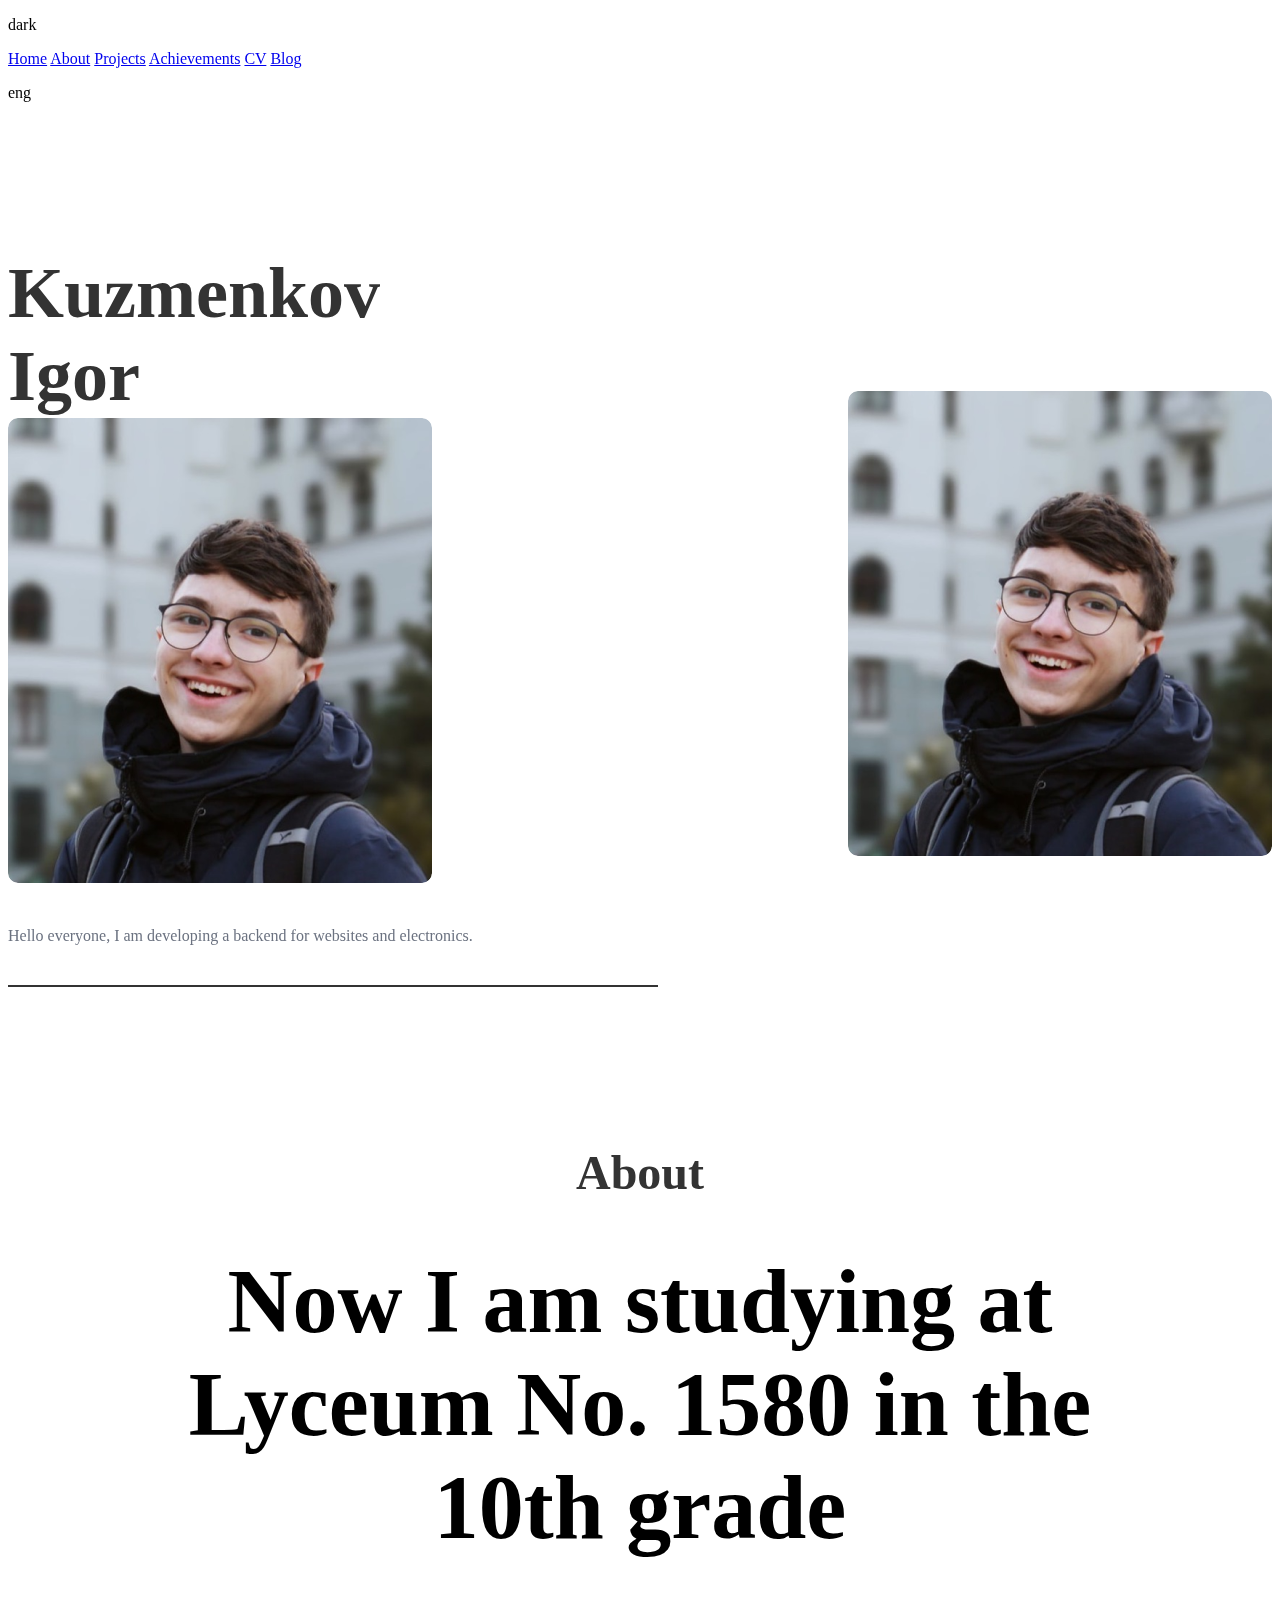
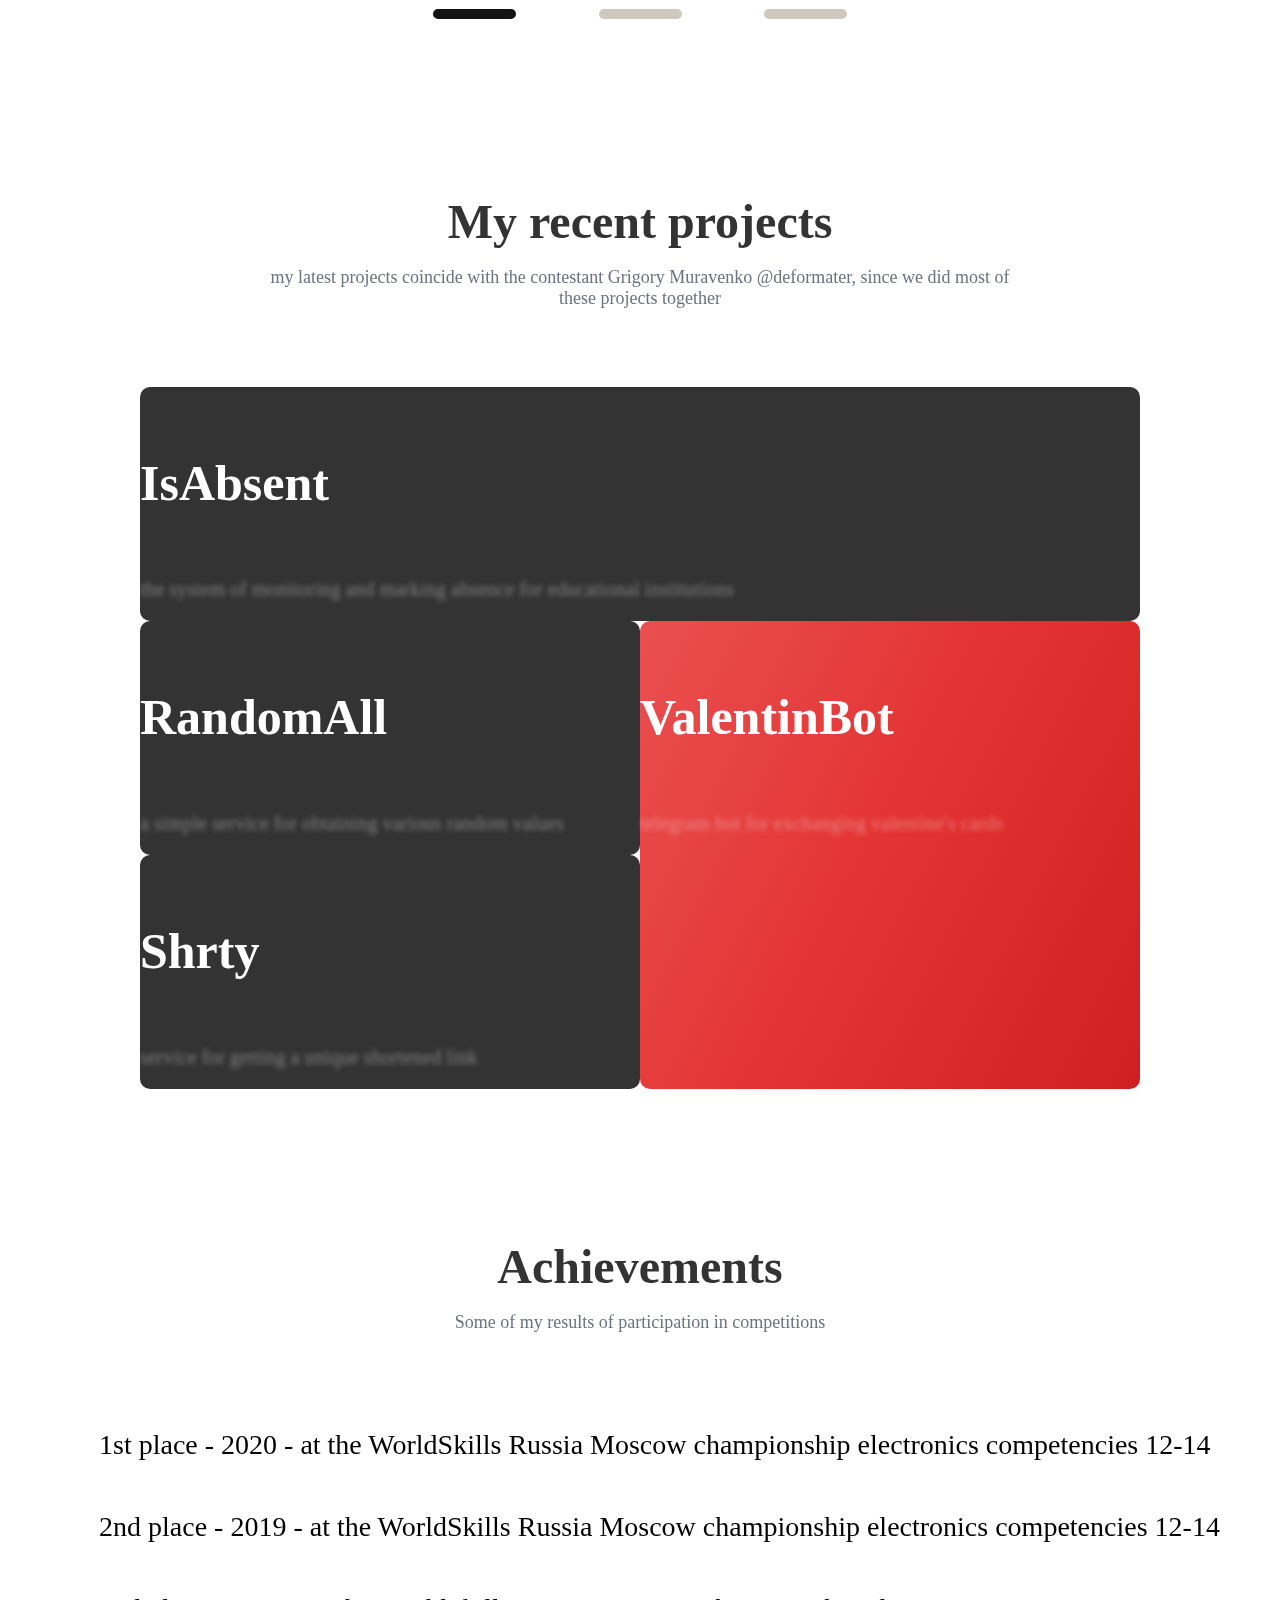
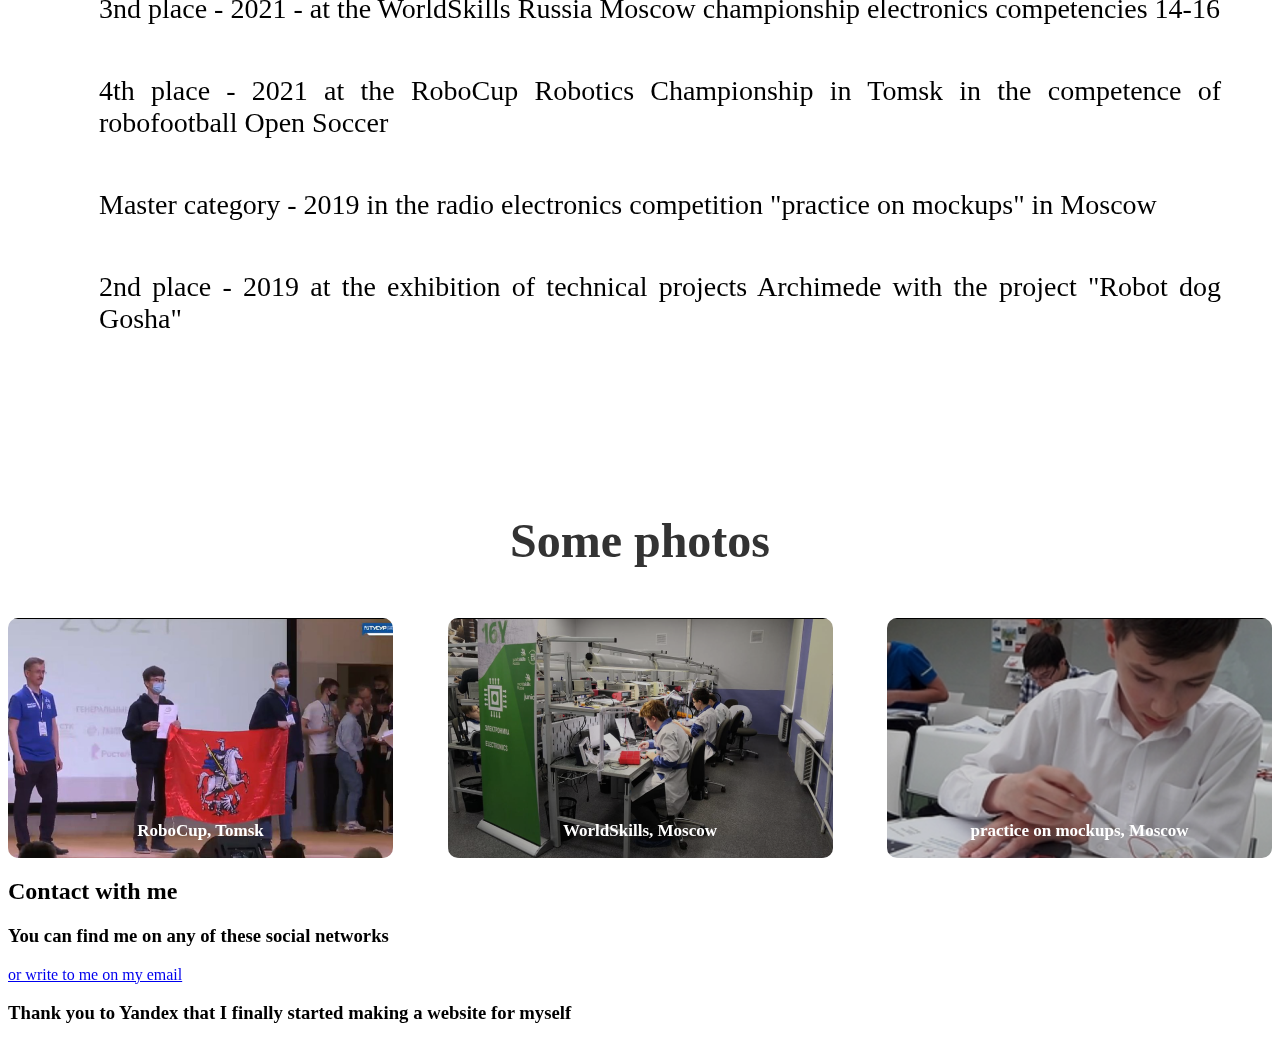
<file: index.html>
<!DOCTYPE html>
<html lang="ru">

<head>
    <meta charset="UTF-8">

    <link rel="stylesheet" href="assets/css/index.css">
    <title id="title">My site</title>
</head>

<body>

    <header>
        <noscript>
            <div>
                switching themes and language is not available due to the inability to execute JavaScript code
                <br>
                переключение тем и языка недоступно из-за невозможности выполнения JavaScript кода
            </div>
        </noscript>


        <p class='switcher unselectable' id="theme_switcher_btn">dark</p>
        <nav>
            <a href="/" class="active_nav nav_home">Home</a>
            <a href="#about" class="nav_about">About</a>
            <a href="#projects" class="nav_projects">Projects</a>
            <a href="#achievements" class="nav_achievements">Achievements</a>
            <a href="./cv.pdf" class="nav_cv">CV</a>
            <a href="https://blog.cupsoft.ru" class="nav_blog">Blog</a>
        </nav>
        <p class='switcher unselectable' id="lang_switcher_btn">eng</p>
    </header>

    <main>
        <section class="whoami">
            <div class="left">
                <h2 class="whoami_full_name">Kuzmenkov<br>Igor</h2>
                <img class="iam mobile" src="assets/img/i.png" alt="igor">
                <p class="whoami_short_about">Hello everyone, I am developing a backend for websites and electronics</p>
                <hr>
                <div class="social">
                    <a href="mailto:me@igorduino.ru">
                        <div class="social_item mail"></div>
                    </a>
                    <a href="https://github.com/IgorDuino">
                        <div class="social_item github"></div>
                    </a>
                    <a href="https://t.me/igorduino">
                        <div class="social_item telegram"></div>
                    </a>
                    <a href="https://vk.com/igorduino">
                        <div class="social_item vk"></div>
                    </a>
                    <a href="https://www.instagram.com/igorduino/">
                        <div class="social_item instagram"></div>
                    </a>
                </div>
            </div>
            <img class="iam" src="assets/img/i.png" alt="igor">
        </section>

        <section id="about" class="about">
            <h2 class="about_title">About</h2>
            <div class="about_div school">
                <p class="about_school">
                    Now I am studying at Lyceum No. 1580 in the 10th grade
                </p>
            </div>
            <div class="about_div learn">
                <p class="about_learn">
                    I am engaged in programming and electronics
                </p>
            </div>
            <div class="about_div yandex">
                <p class="about_yandex">
                    I want to enroll in Yandex Lyceum ++ to learn Django
                </p>
            </div>
            <div class="toggle_about">
                <div id="toggle_item_first" class="toggle_about_item active school"></div>
                <div id="toggle_item_second" class="toggle_about_item school"></div>
                <div id="toggle_item_third" class="toggle_about_item school"></div>
            </div>
        </section>

        <section id="projects" class="projects">
            <hgroup>
                <h2 class="projects_title">My recent projects</h2>
                <h3 class="projects_description">my latest projects coincide with the contestant Grigory Muravenko
                    @deformater, since we did most of
                    these projects together</h3>
            </hgroup>
            <div class="projects_container">
                <div class="isabsent project">
                    <h4 class="projects_isabsent_title">IsAbsent</h4>
                    <p class="projects_isabsent_description blurry-text">the system of monitoring and marking absence
                        for
                        educational institutions</p>
                </div>

                <div class="randomall project">
                    <h4 class="projects_randomall_title">RandomAll</h4>
                    <p class="projects_randomall_description blurry-text">a simple service for obtaining various random
                        values</p>
                </div>

                <div class="valentin project">
                    <h4 class="projects_valentinbot_title">ValentinBot</h4>
                    <p class="projects_valentinbot_description blurry-text">telegram bot for exchanging valentine's
                        cards</p>
                </div>

                <div class="shrty project">
                    <h4 class="projects_shrty_title">Shrty</h4>
                    <p class="projects_shrty_description blurry-text">service for getting a unique shortened link</p>
                </div>
            </div>
        </section>

        <section id="achievements" class="achievements">
            <hgroup>
                <h2 class="achievements_title">Achievements</h2>
                <h3 class="achievements_description">Some of my results of participation in competitions</h3>
            </hgroup>
            <ul class="achievements_list">
                <li class="achievement_1">1st place - 2020 - at the WorldSkills Russia Moscow championship electronics
                    competencies 12-14
                </li>
                <li class="achievement_2">2nd place - 2019 - at the WorldSkills Russia Moscow championship electronics
                    competencies 12-14
                </li>
                <li class="achievement_3">3nd place - 2021 - at the WorldSkills Russia Moscow championship electronics
                    competencies 14-16
                </li>
                <li class="achievement_4">4th place - 2021 at the RoboCup Robotics Championship in Tomsk in the
                    competence
                    of robofootball Open Soccer
                </li>
                <li class="achievement_5">Master category - 2019 in the radio electronics competition "practice on
                    mockups"
                    in Moscow
                </li>
                <li class="achievement_6">2nd place - 2019 at the exhibition of technical projects Archimede with the
                    project "Robot dog Gosha"
                </li>
            </ul>
        </section>

        <section class="photos">
            <hgroup>
                <h2 class="photos_title">Some photos</h2>
            </hgroup>
            <div class="photos_container">
                <div class="photo robocup">
                    <p class="photo_robocup_text">RoboCup, Tomsk</p>
                </div>
                <div class="photo worldskills">
                    <p class="photo_worldskills_text">WorldSkills, Moscow</p>
                </div>
                <div class="photo pom">
                    <p class="photo_pom_text">POM, Moscow</p>
                </div>
            </div>
        </section>

    </main>

    <footer>
        <h2 class="contact_title">Contact with me</h2>
        <h3 class="contact_short_description">You can find me on any of these social networks</h3>
        <a href="mailto:me@igorduino.ru" class="mail_link"></a>
        <div class="social">
            <a href="mailto:me@igorduino.ru">
                <div class="social_item mail"></div>
            </a>
            <a href="https://github.com/IgorDuino">
                <div class="social_item github"></div>
            </a>
            <a href="https://t.me/igorduino">
                <div class="social_item telegram"></div>
            </a>
            <a href="https://vk.com/igorduino">
                <div class="social_item vk"></div>
            </a>
            <a href="https://www.instagram.com/igorduino/">
                <div class="social_item instagram"></div>
            </a>
        </div>
        <h3 class="contact_thanks">Thank you to Yandex that I finally started making a website for myself</h3>
    </footer>

    <script src="assets/js/theme.js"></script>
    <script src="assets/js/lang.js"></script>
    <script src="assets/js/about_switcher.js"></script>
</body>

</html>
</file>
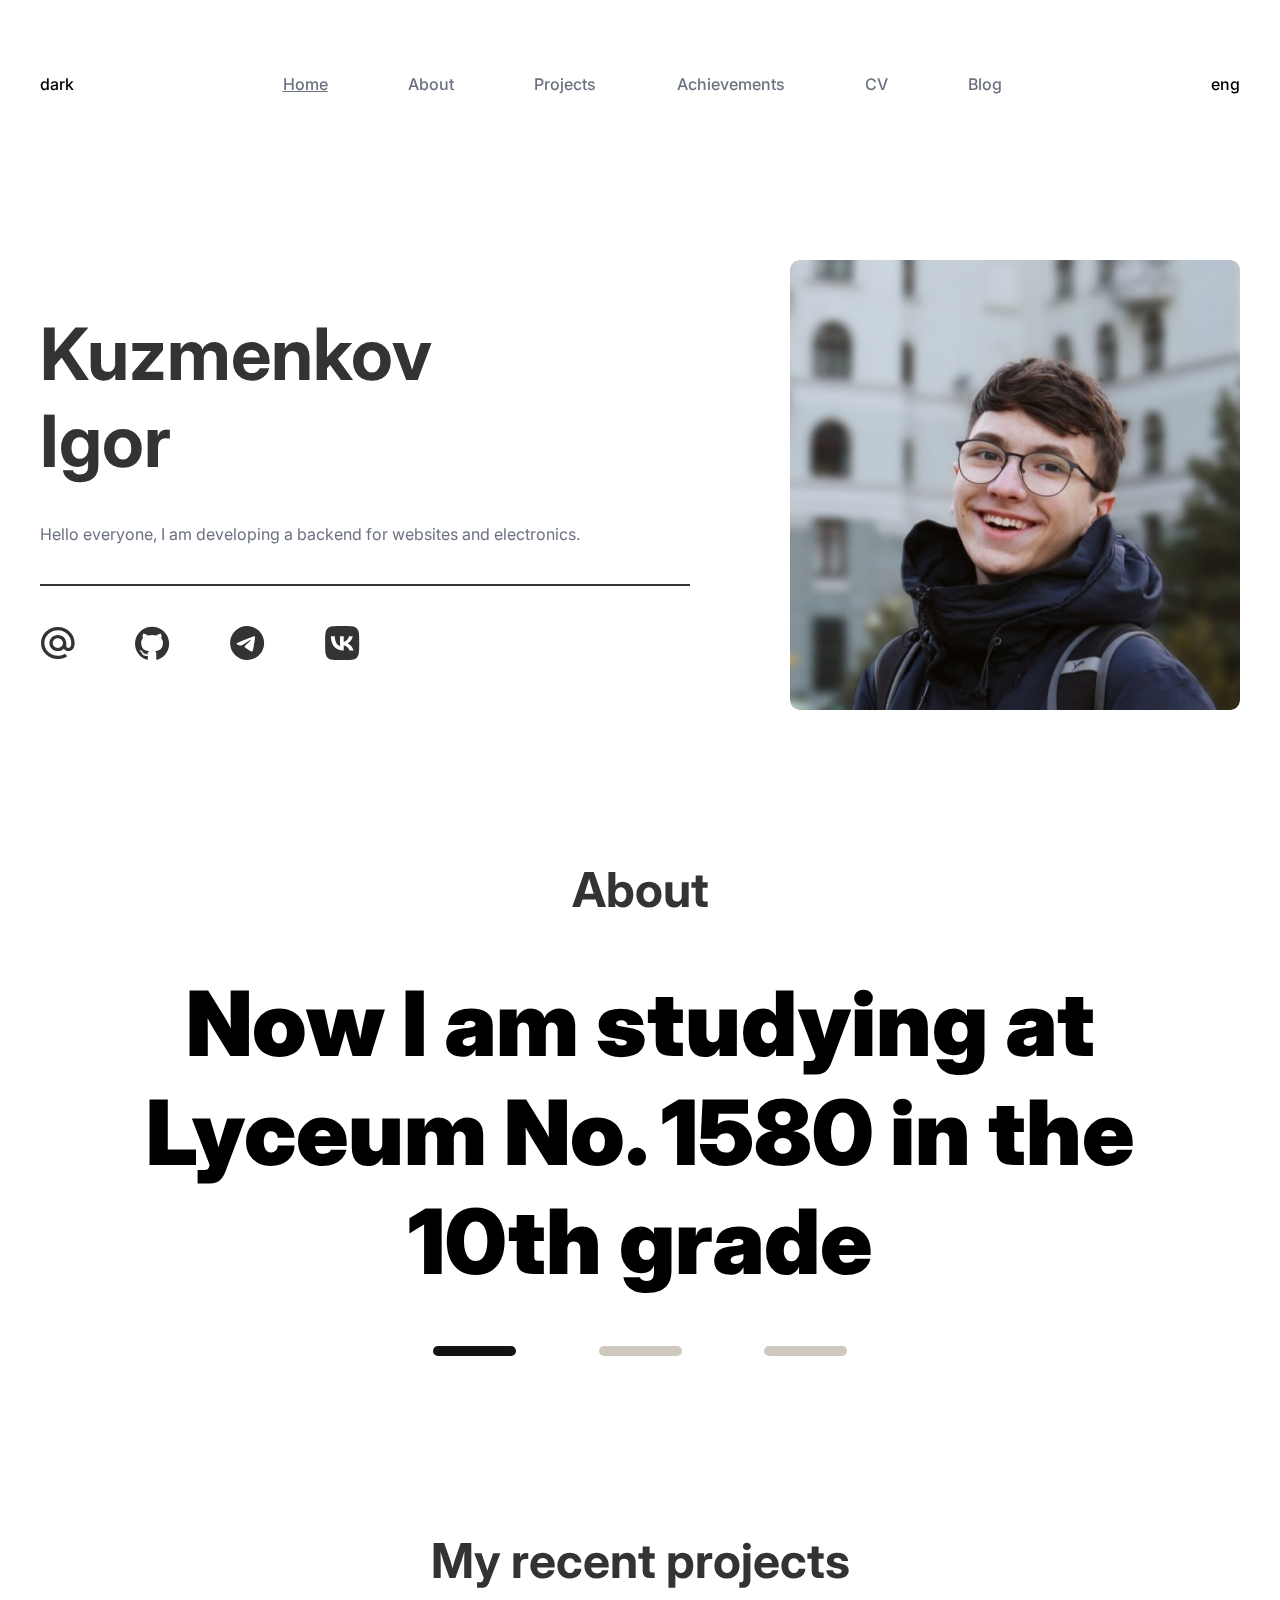
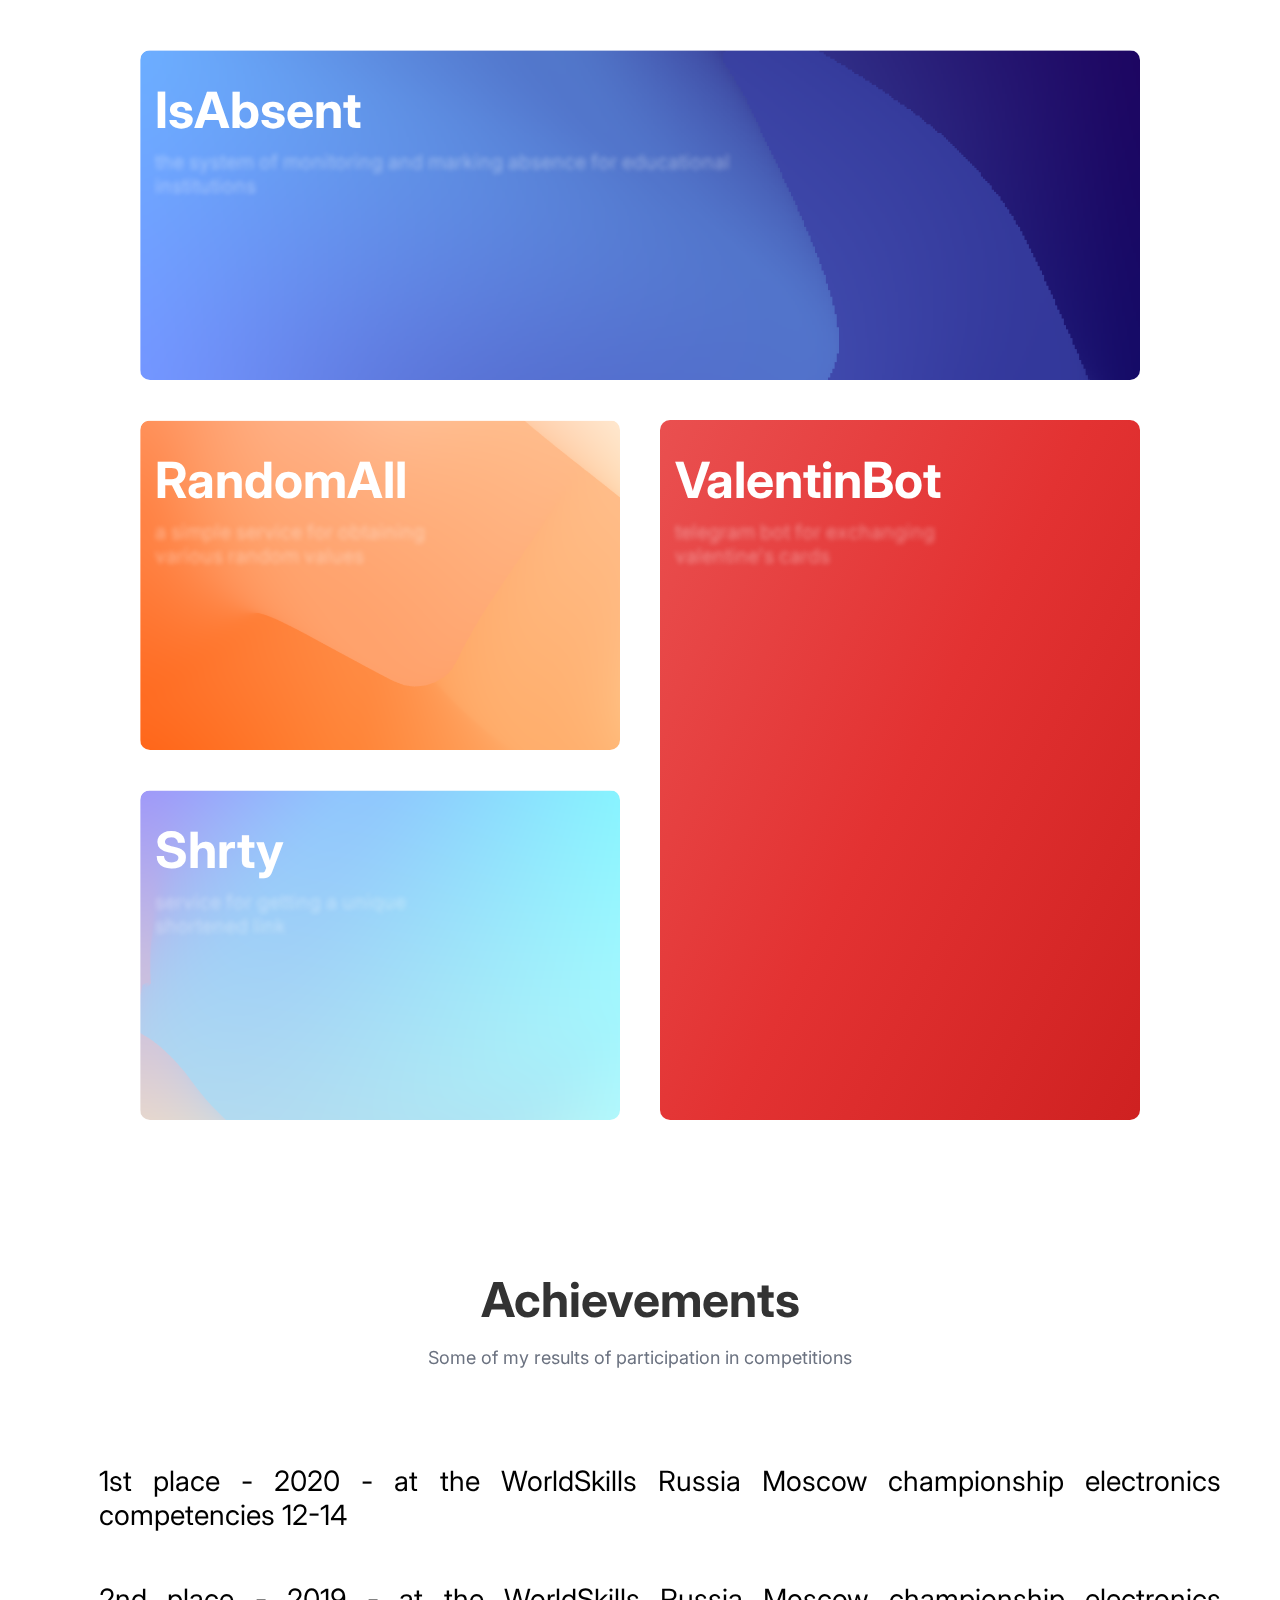
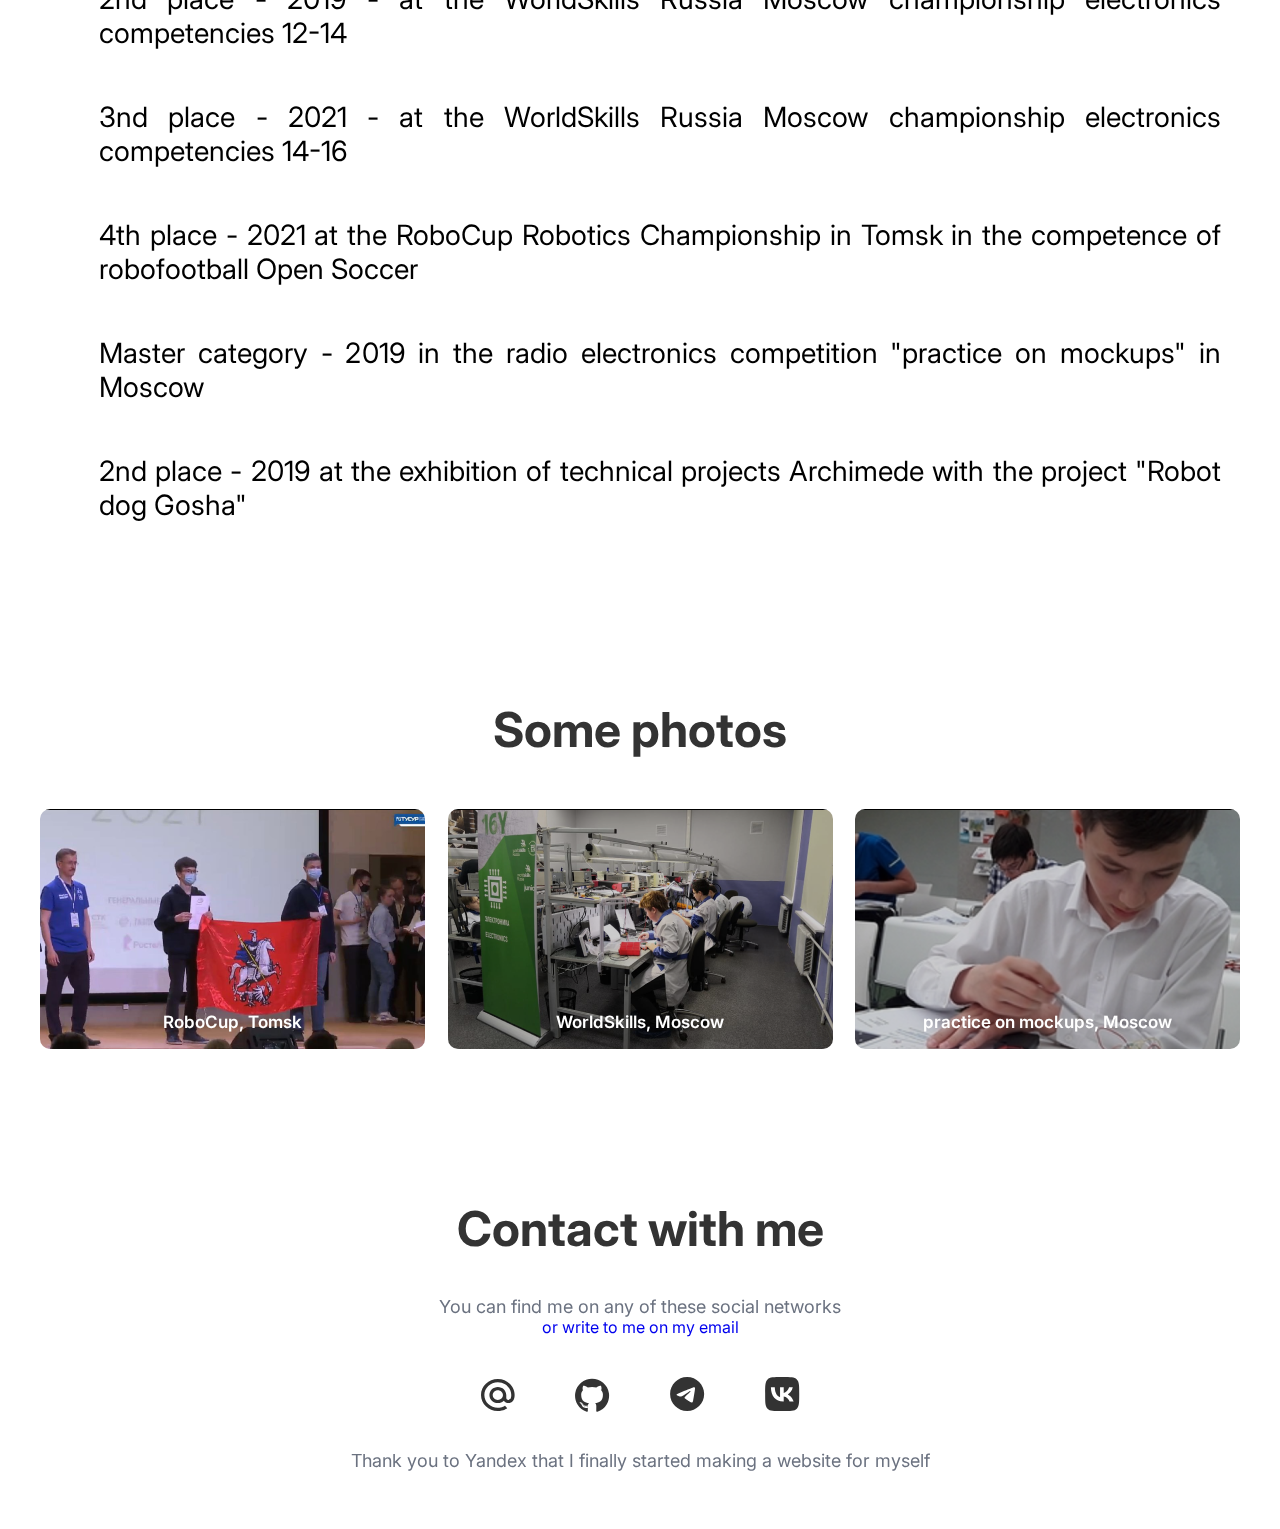
<file: src/index.html>
<!DOCTYPE html>
<html lang="ru">

<head>
    <meta charset="UTF-8">
	<meta http-equiv="X-UA-Compatible" content="IE=edge">
    <meta name="viewport" content="width=device-width, initial-scale=1.0">

	<meta name="description" content="Личный сайт-портфолио Игоря Кузьменкова. Backend программист"/>
	<meta name="keywords" content="Игорь Кузьменков, Igor Kuzmenkov, кузьменков, igorduino, web разработчик, фрилансер, backend developer, kuzmenkov, игорьдуино"/>

	<meta name="yandex-verification" content="640cf5ac2e0bc1a6" />

	<!-- Yandex.Metrika counter -->
	<script type="text/javascript" >
	   (function(m,e,t,r,i,k,a){m[i]=m[i]||function(){(m[i].a=m[i].a||[]).push(arguments)};
	   m[i].l=1*new Date();k=e.createElement(t),a=e.getElementsByTagName(t)[0],k.async=1,k.src=r,a.parentNode.insertBefore(k,a)})
	   (window, document, "script", "https://mc.yandex.ru/metrika/tag.js", "ym");
	
	   ym(87712417, "init", {
	        clickmap:true,
	        trackLinks:true,
	        accurateTrackBounce:true
	   });
	</script>
	<noscript><div><img src="https://mc.yandex.ru/watch/87712417" style="position:absolute; left:-9999px;" alt="" /></div></noscript>
	<!-- /Yandex.Metrika counter -->

    <link rel="stylesheet" href="assets/css/index.css">

    <title id="title">IgorDuino site</title>
</head>

<body>

    <header>
        <noscript>
            <div>
                switching themes and language is not available due to the inability to execute JavaScript code
                <br>
                переключение тем и языка недоступно из-за невозможности выполнения JavaScript кода
            </div>
        </noscript>


        <p class='switcher unselectable' id="theme_switcher_btn">dark</p>
        <nav>
            <a href="/" class="active_nav nav_home">Home</a>
            <a href="#about" class="nav_about">About</a>
            <a href="#projects" class="nav_projects">Projects</a>
            <a href="#achievements" class="nav_achievements">Achievements</a>
            <a href="./cv.pdf" class="nav_cv">CV</a>
            <a href="https://blog.cupsoft.ru" class="nav_blog">Blog</a>
        </nav>
        <p class='switcher unselectable' id="lang_switcher_btn">eng</p>
    </header>

    <main>
        <section class="whoami">
            <div class="left">
                <h2 class="whoami_full_name">Kuzmenkov<br>Igor</h2>
                <img class="iam mobile" src="assets/img/i.png" alt="igor">
                <p class="whoami_short_about">Hello everyone, I am developing a backend for websites and electronics</p>
                <hr>
                <div class="social">
                    <a href="mailto:me@igorduino.ru">
                        <div class="social_item mail"></div>
                    </a>
                    <a href="https://github.com/IgorDuino">
                        <div class="social_item github"></div>
                    </a>
                    <a href="https://t.me/igorduino">
                        <div class="social_item telegram"></div>
                    </a>
                    <a href="https://vk.com/igorduino">
                        <div class="social_item vk"></div>
                    </a>
                </div>
            </div>
            <img class="iam" src="assets/img/i.png" alt="igor">
        </section>

        <section id="about" class="about">
            <h2 class="about_title">About</h2>
            <div class="about_div school">
                <p class="about_school">
                    Now I am studying at Lyceum No. 1580 in the 10th grade
                </p>
            </div>
            <div class="about_div learn">
                <p class="about_learn">
                    I am engaged in programming and electronics
                </p>
            </div>
            <div class="about_div yandex">
                <p class="about_yandex">
                    I want to enroll in Yandex Lyceum ++ to learn Django
                </p>
            </div>
            <div class="toggle_about">
                <div id="toggle_item_first" class="toggle_about_item active school"></div>
                <div id="toggle_item_second" class="toggle_about_item school"></div>
                <div id="toggle_item_third" class="toggle_about_item school"></div>
            </div>
        </section>

        <section id="projects" class="projects">
            <hgroup>
                <h2 class="projects_title">My recent projects</h2>
            </hgroup>
            <div class="projects_container">
                <div class="isabsent project">
                    <h4 class="projects_isabsent_title">IsAbsent</h4>
                    <p class="projects_isabsent_description blurry-text">the system of monitoring and marking absence
                        for
                        educational institutions</p>
                </div>

                <div class="randomall project">
                    <h4 class="projects_randomall_title">RandomAll</h4>
                    <p class="projects_randomall_description blurry-text">a simple service for obtaining various random
                        values</p>
                </div>

                <div class="valentin project">
                    <h4 class="projects_valentinbot_title">ValentinBot</h4>
                    <p class="projects_valentinbot_description blurry-text">telegram bot for exchanging valentine's
                        cards</p>
                </div>

                <div class="shrty project">
                    <h4 class="projects_shrty_title">Shrty</h4>
                    <p class="projects_shrty_description blurry-text">service for getting a unique shortened link</p>
                </div>
            </div>
        </section>

        <section id="achievements" class="achievements">
            <hgroup>
                <h2 class="achievements_title">Achievements</h2>
                <h3 class="achievements_description">Some of my results of participation in competitions</h3>
            </hgroup>
            <ul class="achievements_list">
                <li class="achievement_1">1st place - 2020 - at the WorldSkills Russia Moscow championship electronics
                    competencies 12-14
                </li>
                <li class="achievement_2">2nd place - 2019 - at the WorldSkills Russia Moscow championship electronics
                    competencies 12-14
                </li>
                <li class="achievement_3">3nd place - 2021 - at the WorldSkills Russia Moscow championship electronics
                    competencies 14-16
                </li>
                <li class="achievement_4">4th place - 2021 at the RoboCup Robotics Championship in Tomsk in the
                    competence
                    of robofootball Open Soccer
                </li>
                <li class="achievement_5">Master category - 2019 in the radio electronics competition "practice on
                    mockups"
                    in Moscow
                </li>
                <li class="achievement_6">2nd place - 2019 at the exhibition of technical projects Archimede with the
                    project "Robot dog Gosha"
                </li>
            </ul>
        </section>

        <section class="photos">
            <hgroup>
                <h2 class="photos_title">Some photos</h2>
            </hgroup>
            <div class="photos_container">
                <div class="photo robocup">
                    <p class="photo_robocup_text">RoboCup, Tomsk</p>
                </div>
                <div class="photo worldskills">
                    <p class="photo_worldskills_text">WorldSkills, Moscow</p>
                </div>
                <div class="photo pom">
                    <p class="photo_pom_text">POM, Moscow</p>
                </div>
            </div>
        </section>

    </main>

    <footer>
        <h2 class="contact_title">Contact with me</h2>
        <h3 class="contact_short_description">You can find me on any of these social networks</h3>
        <a href="mailto:me@igorduino.ru" class="mail_link"></a>
        <div class="social">
            <a href="mailto:me@igorduino.ru">
                <div class="social_item mail"></div>
            </a>
            <a href="https://github.com/IgorDuino">
                <div class="social_item github"></div>
            </a>
            <a href="https://t.me/igorduino">
                <div class="social_item telegram"></div>
            </a>
            <a href="https://vk.com/igorduino">
                <div class="social_item vk"></div>
            </a>
        </div>
        <h3 class="contact_thanks">Thank you to Yandex that I finally started making a website for myself</h3>
    </footer>

    <script src="assets/js/theme.js"></script>
    <script src="assets/js/lang.js"></script>
    <script src="assets/js/about_switcher.js"></script>
</body>

</html>
</file>
<file: assets/css/index.css>
section {
    margin-top: 150px;
    /*border: 1px solid black;*/
    display: flex;
    flex-direction: column;
}


/* Who Am I */


.whoami {
    display: flex;
    flex-direction: row;
    align-items: center;
    justify-content: space-between;
}

.whoami h2 {
    margin-top: 0;
    margin-bottom: 0;
    font-size: 72px;
    color: #333333;
    font-weight: bold;
}

body.dark-theme .whoami h2 {
    color: #F2F2F2;
}

.whoami p {
    margin-top: 40px;
    margin-bottom: 0;
    color: #6B7280;
    font-weight: normal;
}

body.dark-theme .whoami p {
    color: #E0E0E0;
}

.whoami hr {
    width: 650px;
    height: 0;
    color: #333333;
    border: none;
    border-top: 2px solid;
    margin-top: 40px;
}

body.dark-theme .whoami hr {
    color: #F2F2F2;
}

.whoami .iam {
    border-radius: 10px;
}


/* About */

.about {
    display: flex;
    flex-direction: column;
    align-items: center;
    text-align: center;
}

.about h2 {
    color: #333333;
    font-size: 48px;

    margin-top: 0;
    margin-bottom: 0;
}

body.dark-theme .about h2 {
    color: #f2f2f2;
}

.about_div {
    background-size: cover;

    margin-top: 50px;
}

.about_div.school {
    /*display: none;*/
    background: url('/assets/img/school.png') fixed center;
}

.about_div.learn {
    /*display: none;*/
    background: url('/assets/img/electronic.png') fixed center;
}

.about_div.yandex {
    /*display: none;*/
    background: url('/assets/img/lyceum.png') fixed center;
}

body.dark-theme .about_div {
    background: transparent;
}

.about p {
    margin-top: 0;
    margin-bottom: 0;

    color: #000;
    background: #fff;
    mix-blend-mode: lighten;
    width: 1020px;
    font-size: 90px;
    font-weight: 900;
}

body.dark-theme .about p {
    color: #f2f2f2;
    background: transparent;
    mix-blend-mode: normal;
}

.toggle_about {
    height: 35px;
    width: 414px;

    margin-top: 50px;

    display: flex;
    justify-content: space-between;
    flex-direction: row;
}

.toggle_about_item {
    width: 83px;
    height: 10px;

    border-radius: 100px;
    transition: .2s;
}

.toggle_about_item:hover {
    box-shadow: 0 0 10px rgba(0, 0, 0, 0.5);
}

body.dark-theme .toggle_about_item:hover {
    box-shadow: 0 0 10px rgba(255, 255, 255, 0.5);
}

.toggle_about_item {
    background-color: #CFC8BE;
}

.toggle_about_item.active {
    background-color: #131313;
}

/* Projects */
.projects {
    display: flex;
    flex-direction: column;
    align-items: center;
    text-align: center;
}

.projects hgroup h2 {
    color: #333333;
    font-size: 48px;

    margin-top: 0;
    margin-bottom: 0;
}

body.dark-theme .projects hgroup h2 {
    color: #E0E0E0;

}


.projects hgroup h3 {
    color: #6B7280;
    width: 760px;
    font-size: 18px;
    font-weight: normal;
}

body.dark-theme .projects hgroup h3 {
    color: #E0E0E0;

}

.projects_container {
    width: 1000px;

    margin-top: 60px;

    display: grid;
    grid-template-columns: 1fr 1fr;
    grid-template-rows: 1fr 1fr 1fr;
    gap: 0px 0px;
    grid-auto-flow: row;
    grid-template-areas:
    "isabsent isabsent"
    "randomall valentin"
    "shrty valentin";

    text-align: left;
}

.project {
    border-radius: 10px;

    background-color: #333333;

    width: 100%;
    height: 100%;
}

.project:hover .blurry-text {
    color: #F2F2F2;
    text-shadow: 0 0 0;
}

.project h4 {
    font-weight: bold;
    font-size: 50px;
    color: #FFFFFF;
}

.project p {
    color: #F2F2F2;
    font-weight: normal;
    font-size: 20px;
}

.valentin {
    grid-area: valentin;

    background: linear-gradient(117.48deg, #EB5757 -12.38%, #E33232 50.62%, #CA1D1D 111.06%);
}

.shrty {
    grid-area: shrty;

}

.randomall {
    grid-area: randomall;

}

.isabsent {
    grid-area: isabsent;
}

.projects .blurry-text {
    color: transparent;
    transition: .2s;
    text-shadow: 0 0 5px rgba(255, 255, 255, 0.4);
}


/* Achievements */

.achievements {
    display: flex;
    flex-direction: column;
    align-items: center;
    text-align: center;
}

.achievements hgroup h2 {
    color: #333333;
    font-size: 48px;

    margin-top: 0;
    margin-bottom: 0;
}


.achievements hgroup h3 {
    color: #6B7280;
    width: 760px;
    font-size: 18px;
    font-weight: normal;
}

body.dark-theme .achievements hgroup h2 {
    color: white;
}

body.dark-theme .achievements hgroup h3 {
    color: white;
}

.achievements_list {
    list-style: none;
    width: 1122px;
    font-size: 28px;
    font-weight: normal;
    text-align: justify;
    font-style: normal;
}

.achievements_list li {
    color: black;
    margin-top: 50px;
}

body.dark-theme .achievements_list li {
    color: white;
}

/* Some photos */

.photos {
    display: flex;
    flex-direction: column;
    align-items: center;
    text-align: center;
}

.photos hgroup h2 {
    color: #333333;
    font-size: 48px;

    margin-top: 0;
    margin-bottom: 0;
}

body.dark-theme .photos hgroup h2 {
    color: white;
}
.photos_container {
    margin-top: 50px;
    width: 100%;
    display: flex;
    flex-direction: row;
    justify-content: space-between;
    align-items: center;
    text-align: center;
}

.photo {
    border-radius: 10px;
    width: 385px;
    height: 240px;
    display: flex;
    flex-direction: column;
}

.photo.robocup {
    background: url('/assets/img/RoboCup.png') no-repeat black center;
}

.photo.worldskills {
    background: url('/assets/img/WorldSkills.png') no-repeat black center;
}

.photo.pom {
    background: url('/assets/img/practice_on_mockups.png') no-repeat black center;
}

.photo p {
    margin-top: auto;
    font-size: 17px;
    color: white;
    font-weight: 600;
}
</file>
<file: src/assets/css/index.css>
@import "base.css";

section {
    margin-top: 150px;
    display: flex;
    flex-direction: column;
}


/* Who Am I */


.whoami {
    display: flex;
    flex-direction: row;
    align-items: center;
    justify-content: space-between;
}

.whoami h2 {
    margin-top: 0;
    margin-bottom: 0;
    font-size: 72px;
    color: #333333;
    font-weight: bold;
}

body.dark-theme .whoami h2 {
    color: #F2F2F2;
}

.whoami p {
    margin-top: 40px;
    margin-bottom: 0;
    color: #6B7280;
    font-weight: normal;
}

body.dark-theme .whoami p {
    color: #E0E0E0;
}

.whoami hr {
    width: 650px;
    height: 0;
    color: #333333;
    border: none;
    border-top: 2px solid;
    margin-top: 40px;
}

body.dark-theme .whoami hr {
    color: #F2F2F2;
}

.whoami .iam {
    border-radius: 2%;
}

.iam.mobile {
    display: none;
}

/* About */

.about {
    display: flex;
    flex-direction: column;
    align-items: center;
    text-align: center;
}

.about h2 {
    color: #333333;
    font-size: 48px;

    margin-top: 0;
    margin-bottom: 0;
}

body.dark-theme .about h2 {
    color: #f2f2f2;
}

.about_div {
    background-size: cover;

    margin-top: 50px;
}

.about_div.school {
    background: url('../../assets/img/school.png') fixed center;
}

.about_div.learn {
    background: url('../../assets/img/electronic.png') fixed center;
}

.about_div.yandex {
    background: url('../../assets/img/lyceum.png') fixed center;
}

body.dark-theme .about_div {
    background: transparent;
}

.about p {
    margin-top: 0;
    margin-bottom: 0;

    color: #000;
    background: #fff;
    mix-blend-mode: lighten;
    width: 1020px;
    font-size: 90px;
    font-weight: 900;
}

body.dark-theme .about p {
    color: #f2f2f2;
    background: transparent;
    mix-blend-mode: normal;
}

.toggle_about {
    height: 35px;
    width: 414px;

    margin-top: 50px;

    display: flex;
    justify-content: space-between;
    flex-direction: row;
}

.toggle_about_item {
    width: 83px;
    height: 10px;

    border-radius: 100px;
    transition: .2s;
}

.toggle_about_item:hover {
    box-shadow: 0 0 10px rgba(0, 0, 0, 0.5);
}

body.dark-theme .toggle_about_item:hover {
    box-shadow: 0 0 10px rgba(255, 255, 255, 0.5);
}

.toggle_about_item {
    background-color: #CFC8BE;
}

.toggle_about_item.active {
    background-color: #131313;
}


/* Projects */

.projects {
    display: flex;
    flex-direction: column;
    align-items: center;
    text-align: center;
}

.projects hgroup h2 {
    color: #333333;
    font-size: 48px;

    margin-top: 0;
    margin-bottom: 0;
}

body.dark-theme .projects hgroup h2 {
    color: #E0E0E0;

}

.projects hgroup h3 {
    color: #6B7280;
    width: 760px;
    font-size: 18px;
    font-weight: normal;
}

body.dark-theme .projects hgroup h3 {
    color: #E0E0E0;

}

.projects_container {
    width: 1000px;

    margin-top: 60px;

    display: grid;
    grid-template-columns: 1fr 1fr;
    grid-template-rows: 1fr 1fr 1fr;
    gap: 40px 40px;
    grid-auto-flow: row;
    grid-template-areas:
    "isabsent isabsent"
    "randomall valentin"
    "shrty valentin";
}

.project {
    border-radius: 10px;

    display: flex;
    justify-content: flex-start;
    flex-direction: column;

    background-color: #333333;

    text-align: left;

    padding: 30px 15px;
}

.project h4 {
    margin-top: 0;
    margin-bottom: 10px;
    font-weight: bold;
    font-size: 50px;
    color: #FFFFFF;
}

.project p {
    margin-top: 0;
    margin-bottom: 0;
    color: #F2F2F2;
    font-weight: normal;
    width: 70%;
    font-size: 20px;
}

.valentin {
    grid-area: valentin;

    background: linear-gradient(117.48deg, #EB5757 -12.38%, #E33232 50.62%, #CA1D1D 111.06%);
}

.shrty {
    grid-area: shrty;

    background: url("../../assets/img/shrty_bg.png");
}

.randomall {

    grid-area: randomall;

    background: url("../../assets/img/randomall_bg.png");
}

.isabsent {
    height: 270px;

    grid-area: isabsent;

    background: url("../../assets/img/isabsent_bg.png");
}

.projects .blurry-text {
    color: transparent;
    transition: .2s;
    text-shadow: 0 0 5px rgba(255, 255, 255, 0.4);
}

.project:hover .blurry-text {
    color: #F2F2F2;
    text-shadow: 0 0 0;
}


/* Achievements */

.achievements {
    display: flex;
    flex-direction: column;
    align-items: center;
    text-align: center;
}

.achievements hgroup h2 {
    color: #333333;
    font-size: 48px;

    margin-top: 0;
    margin-bottom: 0;
}


.achievements hgroup h3 {
    color: #6B7280;
    width: 760px;
    font-size: 18px;
    font-weight: normal;
}

body.dark-theme .achievements hgroup h2 {
    color: white;
}

body.dark-theme .achievements hgroup h3 {
    color: white;
}

.achievements_list {
    list-style: none;
    width: 1122px;
    font-size: 28px;
    font-weight: normal;
    text-align: justify;
    font-style: normal;
}

.achievements_list li {
    color: black;
    margin-top: 50px;
}

body.dark-theme .achievements_list li {
    color: white;
}

/* Some photos */

.photos {
    display: flex;
    flex-direction: column;
    align-items: center;
    text-align: center;
}

.photos hgroup h2 {
    color: #333333;
    font-size: 48px;

    margin-top: 0;
    margin-bottom: 0;
}

body.dark-theme .photos hgroup h2 {
    color: white;
}

.photos_container {
    margin-top: 50px;
    width: 100%;
    display: flex;
    flex-direction: row;
    justify-content: space-between;
    align-items: center;
    text-align: center;
}

.photo {
    border-radius: 10px;
    width: 385px;
    height: 240px;
    display: flex;
    flex-direction: column;
}

.photo.robocup {
    background: url('../../assets/img/RoboCup.png') no-repeat black center;
}

.photo.worldskills {
    background: url('../../assets/img/WorldSkills.png') no-repeat black center;
}

.photo.pom {
    background: url('../../assets/img/practice_on_mockups.png') no-repeat black center;
}

.photo p {
    margin-top: auto;
    font-size: 17px;
    color: white;
    font-weight: 600;
}
</file>
